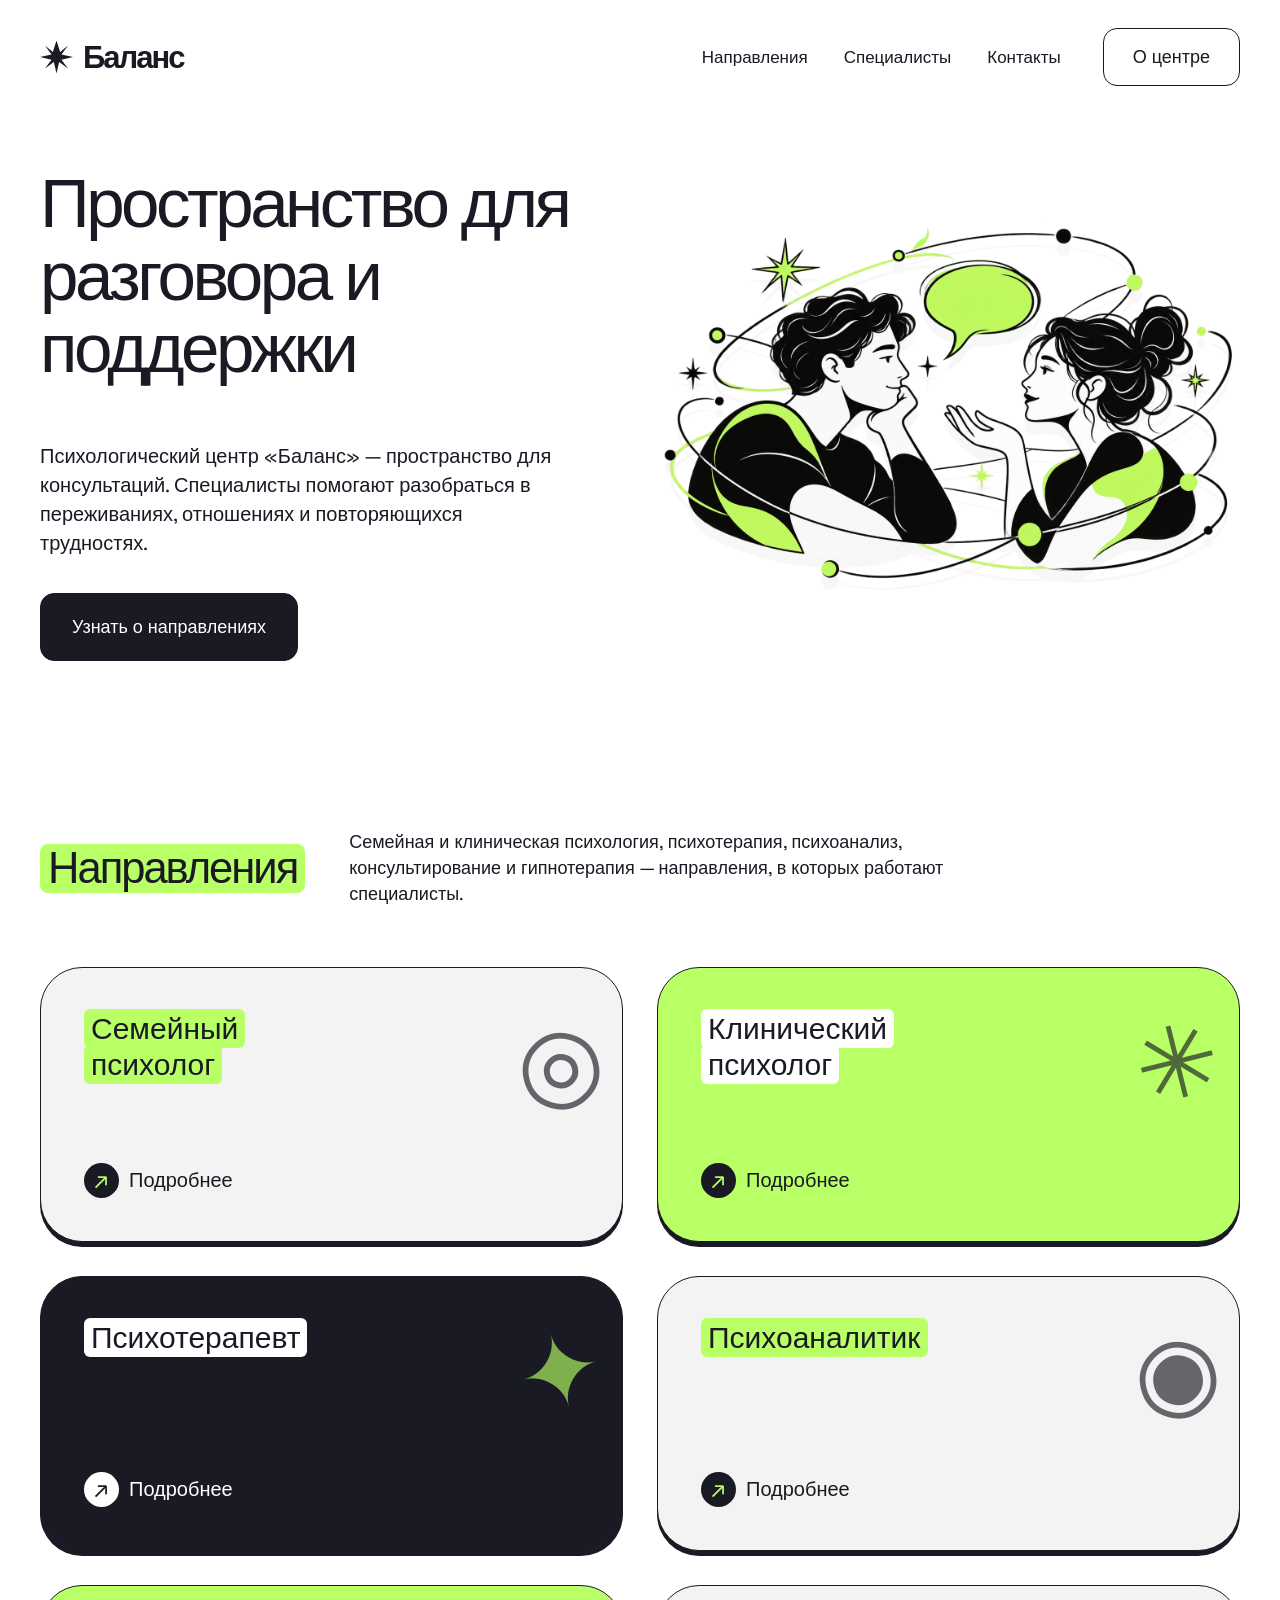
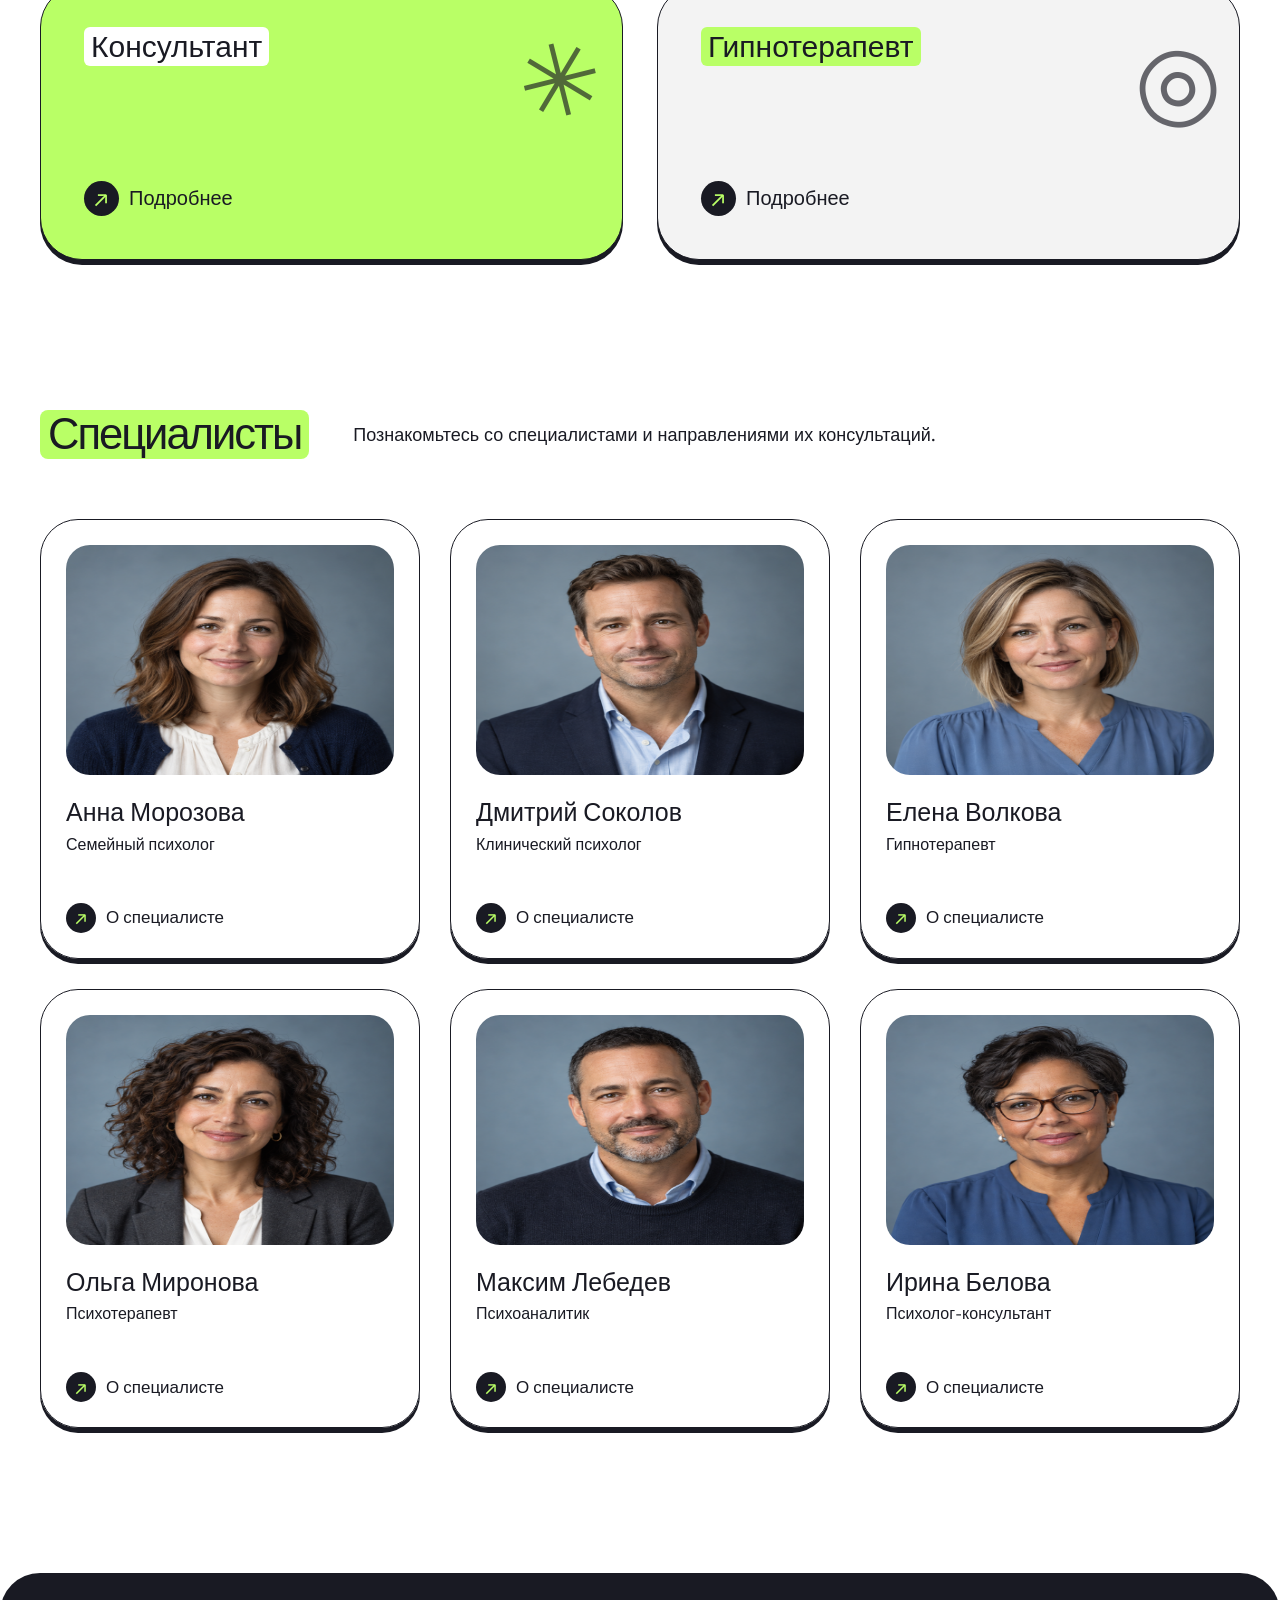
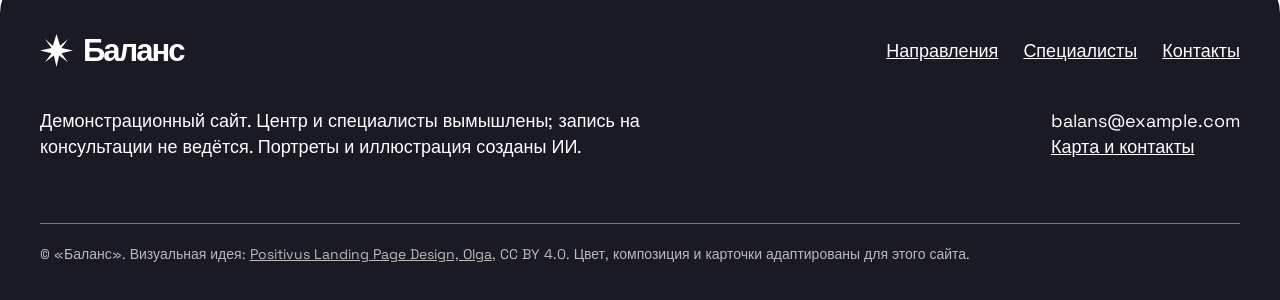
<file: index.html>
<!doctype html><html lang="ru"><head><meta charset="utf-8"><meta name="viewport" content="width=device-width,initial-scale=1"><title>Психологический центр — Баланс</title><meta name="description" content="Психологический центр Баланс: направления консультаций, специалисты и контакты."><link rel="stylesheet" href="style.css?v=20261001c"></head><body><header class="wrap topbar"><a class="brand" href="index.html" aria-label="Баланс, главная"><span class="brand-mark" aria-hidden="true"></span>Баланс</a><button class="menu-toggle" type="button" aria-controls="main-nav" aria-expanded="false" onclick="const n=document.getElementById('main-nav');const o=n.classList.toggle('is-open');this.setAttribute('aria-expanded',o)">Меню ☰</button><nav id="main-nav" aria-label="Основная навигация"><a href="index.html#services">Направления</a><a href="index.html#team">Специалисты</a><a href="contacts.html">Контакты</a></nav><a class="nav-cta" href="contacts.html">О центре</a></header><main><div class="wrap"><section class="hero"><div><h1>Пространство для разговора и поддержки</h1><p class="lead">Психологический центр «Баланс» — пространство для консультаций. Специалисты помогают разобраться в переживаниях, отношениях и повторяющихся трудностях.</p><a class="button" href="#services">Узнать о направлениях</a></div><img class="hero-art" src="hero-conversation.png" alt="Иллюстрация разговора двух людей" width="1024" height="1024"></section><section class="section" id="services"><div class="section-head"><h2>Направления</h2><p>Семейная и клиническая психология, психотерапия, психоанализ, консультирование и гипнотерапия — направления, в которых работают специалисты.</p></div><div class="grid"><article class="service"><h3><span>Семейный<br>психолог</span></h3><a class="text-link" href="anna.html">Подробнее</a><span class="service-art" aria-hidden="true">◎</span></article><article class="service"><h3><span>Клинический<br>психолог</span></h3><a class="text-link" href="dmitry.html">Подробнее</a><span class="service-art" aria-hidden="true">✳</span></article><article class="service"><h3><span>Психотерапевт</span></h3><a class="text-link" href="olga.html">Подробнее</a><span class="service-art" aria-hidden="true">✦</span></article><article class="service"><h3><span>Психоаналитик</span></h3><a class="text-link" href="maksim.html">Подробнее</a><span class="service-art" aria-hidden="true">◉</span></article><article class="service"><h3><span>Консультант</span></h3><a class="text-link" href="irina.html">Подробнее</a><span class="service-art" aria-hidden="true">✳</span></article><article class="service"><h3><span>Гипнотерапевт</span></h3><a class="text-link" href="elena.html">Подробнее</a><span class="service-art" aria-hidden="true">◎</span></article></div></section><section class="section" id="team"><div class="section-head"><h2>Специалисты</h2><p>Познакомьтесь со специалистами и направлениями их консультаций.</p></div><div class="people"><article class="person"><div class="portrait p0" role="img" aria-label="Вымышленный портрет: Анна Морозова"></div><h3>Анна Морозова</h3><p>Семейный психолог</p><a class="text-link" href="anna.html">О специалисте</a></article><article class="person"><div class="portrait p1" role="img" aria-label="Вымышленный портрет: Дмитрий Соколов"></div><h3>Дмитрий Соколов</h3><p>Клинический психолог</p><a class="text-link" href="dmitry.html">О специалисте</a></article><article class="person"><div class="portrait p2" role="img" aria-label="Вымышленный портрет: Елена Волкова"></div><h3>Елена Волкова</h3><p>Гипнотерапевт</p><a class="text-link" href="elena.html">О специалисте</a></article><article class="person"><div class="portrait p3" role="img" aria-label="Вымышленный портрет: Ольга Миронова"></div><h3>Ольга Миронова</h3><p>Психотерапевт</p><a class="text-link" href="olga.html">О специалисте</a></article><article class="person"><div class="portrait p4" role="img" aria-label="Вымышленный портрет: Максим Лебедев"></div><h3>Максим Лебедев</h3><p>Психоаналитик</p><a class="text-link" href="maksim.html">О специалисте</a></article><article class="person"><div class="portrait p5" role="img" aria-label="Вымышленный портрет: Ирина Белова"></div><h3>Ирина Белова</h3><p>Психолог-консультант</p><a class="text-link" href="irina.html">О специалисте</a></article></div></section></div></main><footer><div class="wrap"><div class="footer-top"><a class="brand" href="index.html"><span class="brand-mark" aria-hidden="true"></span>Баланс</a><nav aria-label="Навигация в подвале"><a href="index.html#services">Направления</a><a href="index.html#team">Специалисты</a><a href="contacts.html">Контакты</a></nav></div><div class="footer-meta"><p>Демонстрационный сайт. Центр и специалисты вымышлены; запись на консультации не ведётся. Портреты и иллюстрация созданы ИИ.</p><p>balans@example.com<br><a href="contacts.html">Карта и контакты</a></p></div><div class="footer-bottom">© «Баланс». Визуальная идея: <a href="https://www.figma.com/community/file/1230604708032389430/positivus-landing-page-design">Positivus Landing Page Design, Olga</a>, CC BY 4.0. Цвет, композиция и карточки адаптированы для этого сайта.</div></div></footer></body></html>
</file>
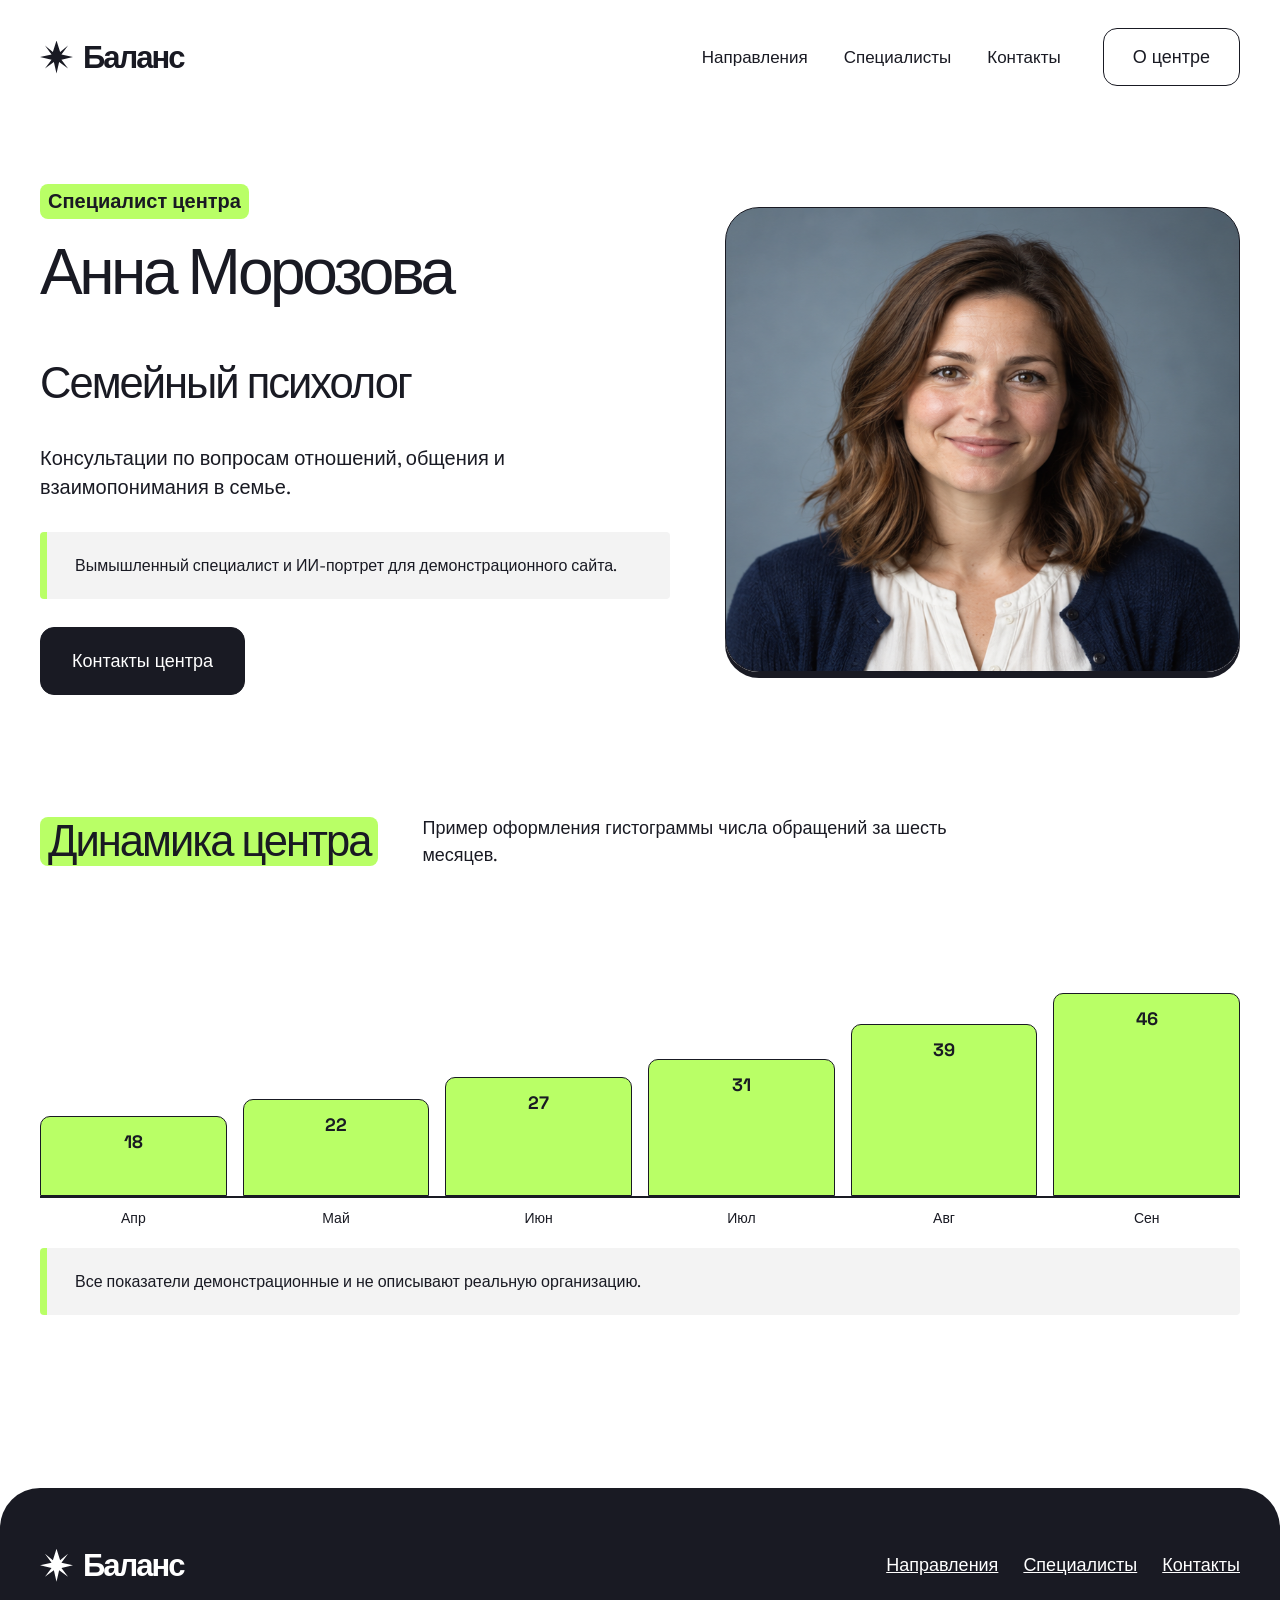
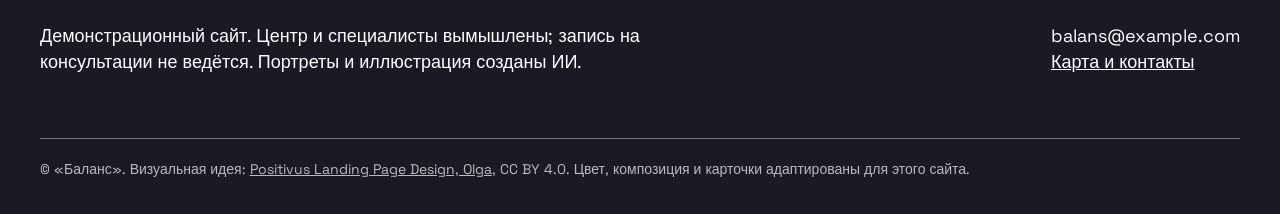
<file: anna.html>
<!doctype html><html lang="ru"><head><meta charset="utf-8"><meta name="viewport" content="width=device-width,initial-scale=1"><title>Анна Морозова — Баланс</title><meta name="description" content="Психологический центр Баланс: направления консультаций, специалисты и контакты."><link rel="stylesheet" href="style.css?v=20261001c"></head><body><header class="wrap topbar"><a class="brand" href="index.html" aria-label="Баланс, главная"><span class="brand-mark" aria-hidden="true"></span>Баланс</a><button class="menu-toggle" type="button" aria-controls="main-nav" aria-expanded="false" onclick="const n=document.getElementById('main-nav');const o=n.classList.toggle('is-open');this.setAttribute('aria-expanded',o)">Меню ☰</button><nav id="main-nav" aria-label="Основная навигация"><a href="index.html#services">Направления</a><a href="index.html#team">Специалисты</a><a href="contacts.html">Контакты</a></nav><a class="nav-cta" href="contacts.html">О центре</a></header><main><div class="wrap"><section class="inner-hero"><div><span class="eyebrow">Специалист центра</span><h1>Анна Морозова</h1><h2>Семейный психолог</h2><p class="lead">Консультации по вопросам отношений, общения и взаимопонимания в семье.</p><p class="note">Вымышленный специалист и ИИ-портрет для демонстрационного сайта.</p><a class="button" href="contacts.html">Контакты центра</a></div><div class="portrait p0" role="img" aria-label="Вымышленный портрет: Анна Морозова"></div></section><section class="section"><div class="section-head"><h2>Динамика центра</h2><p>Пример оформления гистограммы числа обращений за шесть месяцев.</p></div><div class="chart" role="img" aria-label="Демонстрационные значения по месяцам: 18, 22, 27, 31, 39, 46"><div class="chart-col" style="height:79.2px">18<span>Апр</span></div><div class="chart-col" style="height:96.8px">22<span>Май</span></div><div class="chart-col" style="height:118.80000000000001px">27<span>Июн</span></div><div class="chart-col" style="height:136.4px">31<span>Июл</span></div><div class="chart-col" style="height:171.6px">39<span>Авг</span></div><div class="chart-col" style="height:202.4px">46<span>Сен</span></div></div><p class="note">Все показатели демонстрационные и не описывают реальную организацию.</p></section></div></main><footer><div class="wrap"><div class="footer-top"><a class="brand" href="index.html"><span class="brand-mark" aria-hidden="true"></span>Баланс</a><nav aria-label="Навигация в подвале"><a href="index.html#services">Направления</a><a href="index.html#team">Специалисты</a><a href="contacts.html">Контакты</a></nav></div><div class="footer-meta"><p>Демонстрационный сайт. Центр и специалисты вымышлены; запись на консультации не ведётся. Портреты и иллюстрация созданы ИИ.</p><p>balans@example.com<br><a href="contacts.html">Карта и контакты</a></p></div><div class="footer-bottom">© «Баланс». Визуальная идея: <a href="https://www.figma.com/community/file/1230604708032389430/positivus-landing-page-design">Positivus Landing Page Design, Olga</a>, CC BY 4.0. Цвет, композиция и карточки адаптированы для этого сайта.</div></div></footer></body></html>
</file>
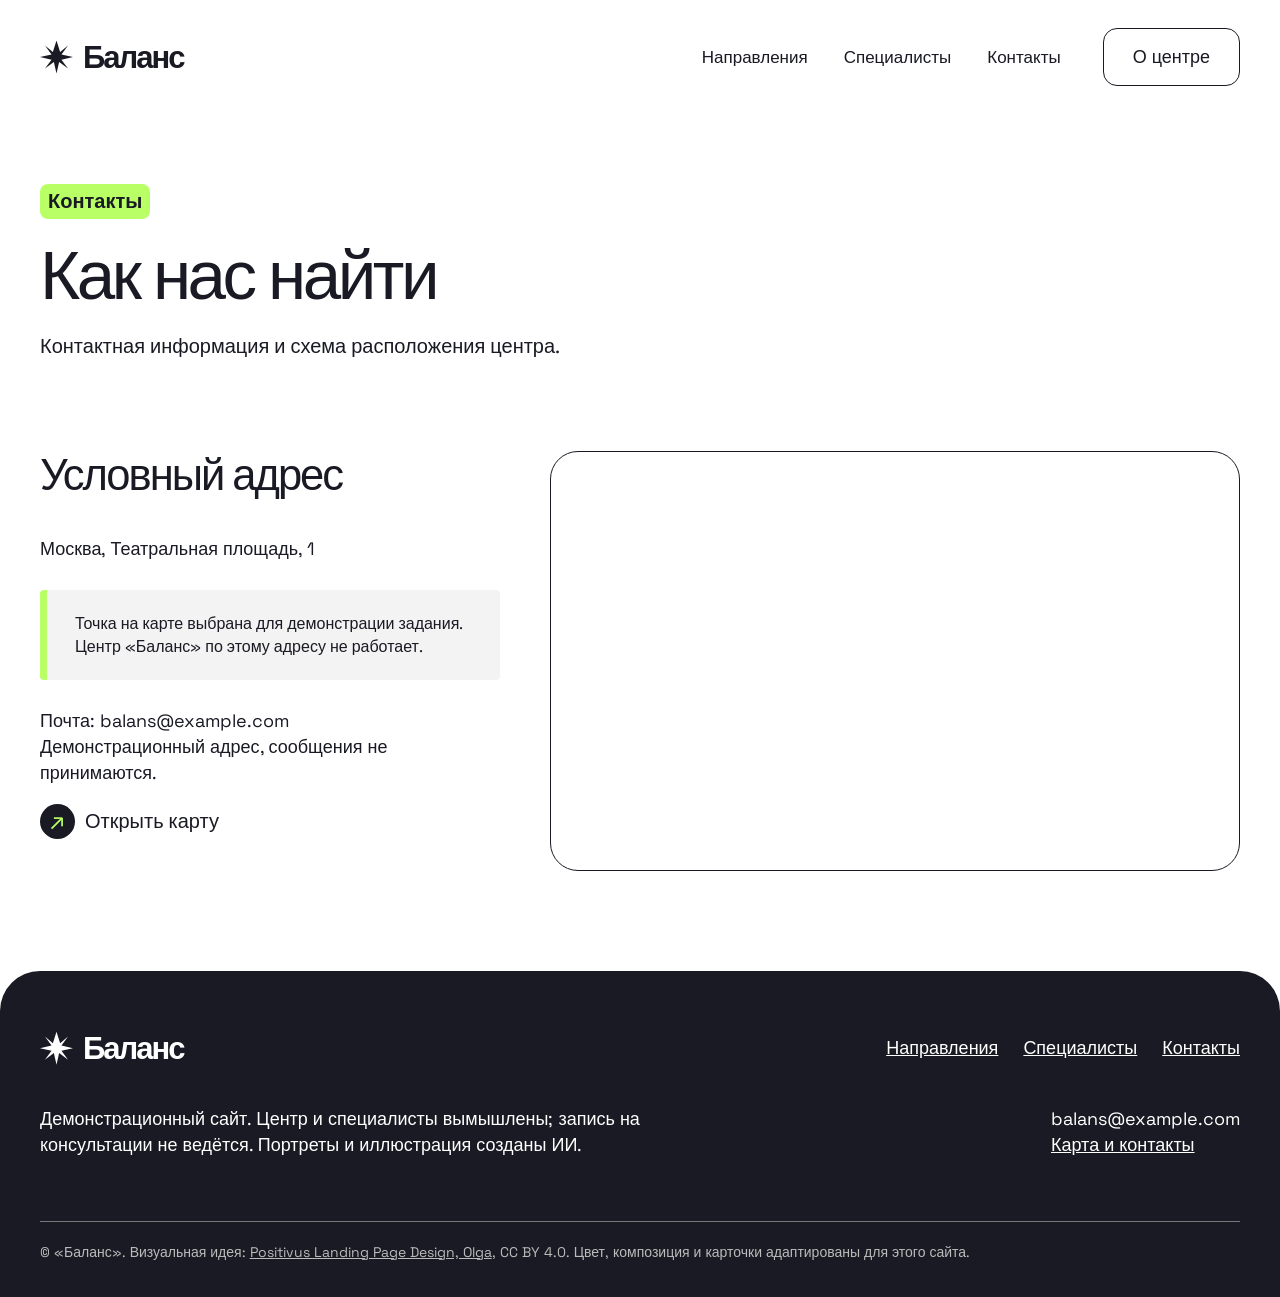
<file: contacts.html>
<!doctype html><html lang="ru"><head><meta charset="utf-8"><meta name="viewport" content="width=device-width,initial-scale=1"><title>Контакты — Баланс</title><meta name="description" content="Психологический центр Баланс: направления консультаций, специалисты и контакты."><link rel="stylesheet" href="style.css?v=20261001c"></head><body><header class="wrap topbar"><a class="brand" href="index.html" aria-label="Баланс, главная"><span class="brand-mark" aria-hidden="true"></span>Баланс</a><button class="menu-toggle" type="button" aria-controls="main-nav" aria-expanded="false" onclick="const n=document.getElementById('main-nav');const o=n.classList.toggle('is-open');this.setAttribute('aria-expanded',o)">Меню ☰</button><nav id="main-nav" aria-label="Основная навигация"><a href="index.html#services">Направления</a><a href="index.html#team">Специалисты</a><a href="contacts.html">Контакты</a></nav><a class="nav-cta" href="contacts.html">О центре</a></header><main><div class="wrap"><section class="quiz-hero"><span class="eyebrow">Контакты</span><h1>Как нас найти</h1><p class="lead">Контактная информация и схема расположения центра.</p></section><div class="contact-grid"><div><h2>Условный адрес</h2><p>Москва, Театральная площадь, 1</p><p class="note">Точка на карте выбрана для демонстрации задания. Центр «Баланс» по этому адресу не работает.</p><p>Почта: balans@example.com<br>Демонстрационный адрес, сообщения не принимаются.</p><a class="text-link" href="https://www.openstreetmap.org/?mlat=55.7602&mlon=37.6186#map=17/55.7602/37.6186" target="_blank" rel="noopener">Открыть карту</a></div><iframe class="map" title="Карта условной точки в Москве" loading="lazy" src="https://www.openstreetmap.org/export/embed.html?bbox=37.613%2C55.757%2C37.625%2C55.764&amp;layer=mapnik&amp;marker=55.7602%2C37.6186"></iframe></div></div></main><footer><div class="wrap"><div class="footer-top"><a class="brand" href="index.html"><span class="brand-mark" aria-hidden="true"></span>Баланс</a><nav aria-label="Навигация в подвале"><a href="index.html#services">Направления</a><a href="index.html#team">Специалисты</a><a href="contacts.html">Контакты</a></nav></div><div class="footer-meta"><p>Демонстрационный сайт. Центр и специалисты вымышлены; запись на консультации не ведётся. Портреты и иллюстрация созданы ИИ.</p><p>balans@example.com<br><a href="contacts.html">Карта и контакты</a></p></div><div class="footer-bottom">© «Баланс». Визуальная идея: <a href="https://www.figma.com/community/file/1230604708032389430/positivus-landing-page-design">Positivus Landing Page Design, Olga</a>, CC BY 4.0. Цвет, композиция и карточки адаптированы для этого сайта.</div></div></footer></body></html>
</file>
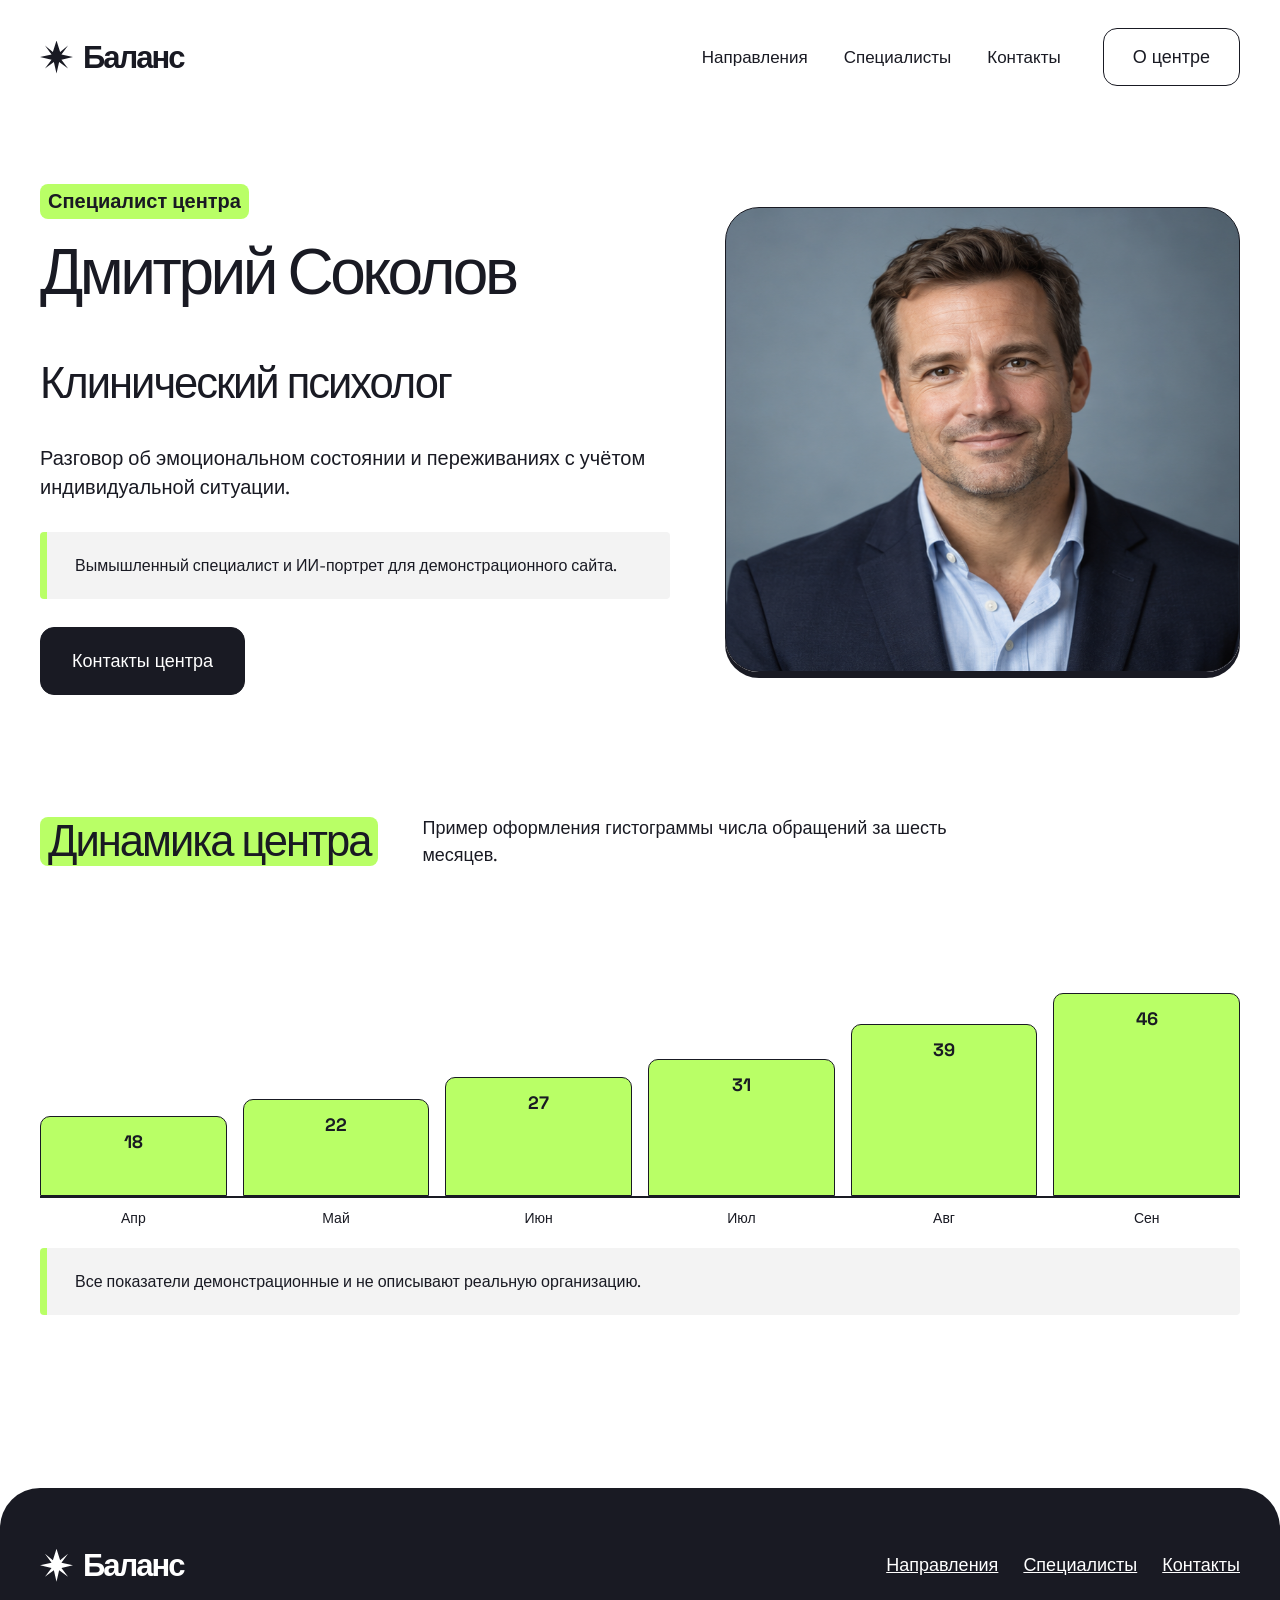
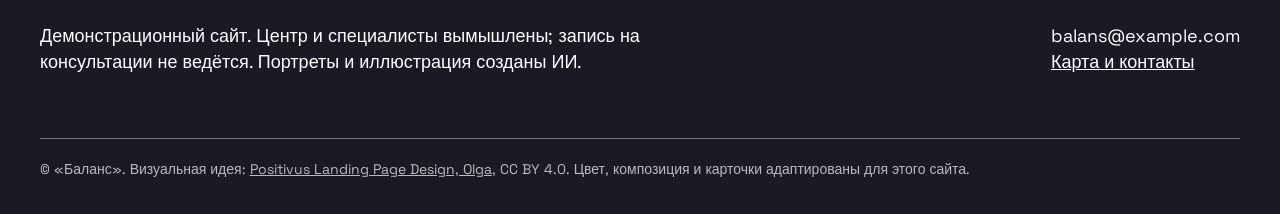
<file: dmitry.html>
<!doctype html><html lang="ru"><head><meta charset="utf-8"><meta name="viewport" content="width=device-width,initial-scale=1"><title>Дмитрий Соколов — Баланс</title><meta name="description" content="Психологический центр Баланс: направления консультаций, специалисты и контакты."><link rel="stylesheet" href="style.css?v=20261001c"></head><body><header class="wrap topbar"><a class="brand" href="index.html" aria-label="Баланс, главная"><span class="brand-mark" aria-hidden="true"></span>Баланс</a><button class="menu-toggle" type="button" aria-controls="main-nav" aria-expanded="false" onclick="const n=document.getElementById('main-nav');const o=n.classList.toggle('is-open');this.setAttribute('aria-expanded',o)">Меню ☰</button><nav id="main-nav" aria-label="Основная навигация"><a href="index.html#services">Направления</a><a href="index.html#team">Специалисты</a><a href="contacts.html">Контакты</a></nav><a class="nav-cta" href="contacts.html">О центре</a></header><main><div class="wrap"><section class="inner-hero"><div><span class="eyebrow">Специалист центра</span><h1>Дмитрий Соколов</h1><h2>Клинический психолог</h2><p class="lead">Разговор об эмоциональном состоянии и переживаниях с учётом индивидуальной ситуации.</p><p class="note">Вымышленный специалист и ИИ-портрет для демонстрационного сайта.</p><a class="button" href="contacts.html">Контакты центра</a></div><div class="portrait p1" role="img" aria-label="Вымышленный портрет: Дмитрий Соколов"></div></section><section class="section"><div class="section-head"><h2>Динамика центра</h2><p>Пример оформления гистограммы числа обращений за шесть месяцев.</p></div><div class="chart" role="img" aria-label="Демонстрационные значения по месяцам: 18, 22, 27, 31, 39, 46"><div class="chart-col" style="height:79.2px">18<span>Апр</span></div><div class="chart-col" style="height:96.8px">22<span>Май</span></div><div class="chart-col" style="height:118.80000000000001px">27<span>Июн</span></div><div class="chart-col" style="height:136.4px">31<span>Июл</span></div><div class="chart-col" style="height:171.6px">39<span>Авг</span></div><div class="chart-col" style="height:202.4px">46<span>Сен</span></div></div><p class="note">Все показатели демонстрационные и не описывают реальную организацию.</p></section></div></main><footer><div class="wrap"><div class="footer-top"><a class="brand" href="index.html"><span class="brand-mark" aria-hidden="true"></span>Баланс</a><nav aria-label="Навигация в подвале"><a href="index.html#services">Направления</a><a href="index.html#team">Специалисты</a><a href="contacts.html">Контакты</a></nav></div><div class="footer-meta"><p>Демонстрационный сайт. Центр и специалисты вымышлены; запись на консультации не ведётся. Портреты и иллюстрация созданы ИИ.</p><p>balans@example.com<br><a href="contacts.html">Карта и контакты</a></p></div><div class="footer-bottom">© «Баланс». Визуальная идея: <a href="https://www.figma.com/community/file/1230604708032389430/positivus-landing-page-design">Positivus Landing Page Design, Olga</a>, CC BY 4.0. Цвет, композиция и карточки адаптированы для этого сайта.</div></div></footer></body></html>
</file>
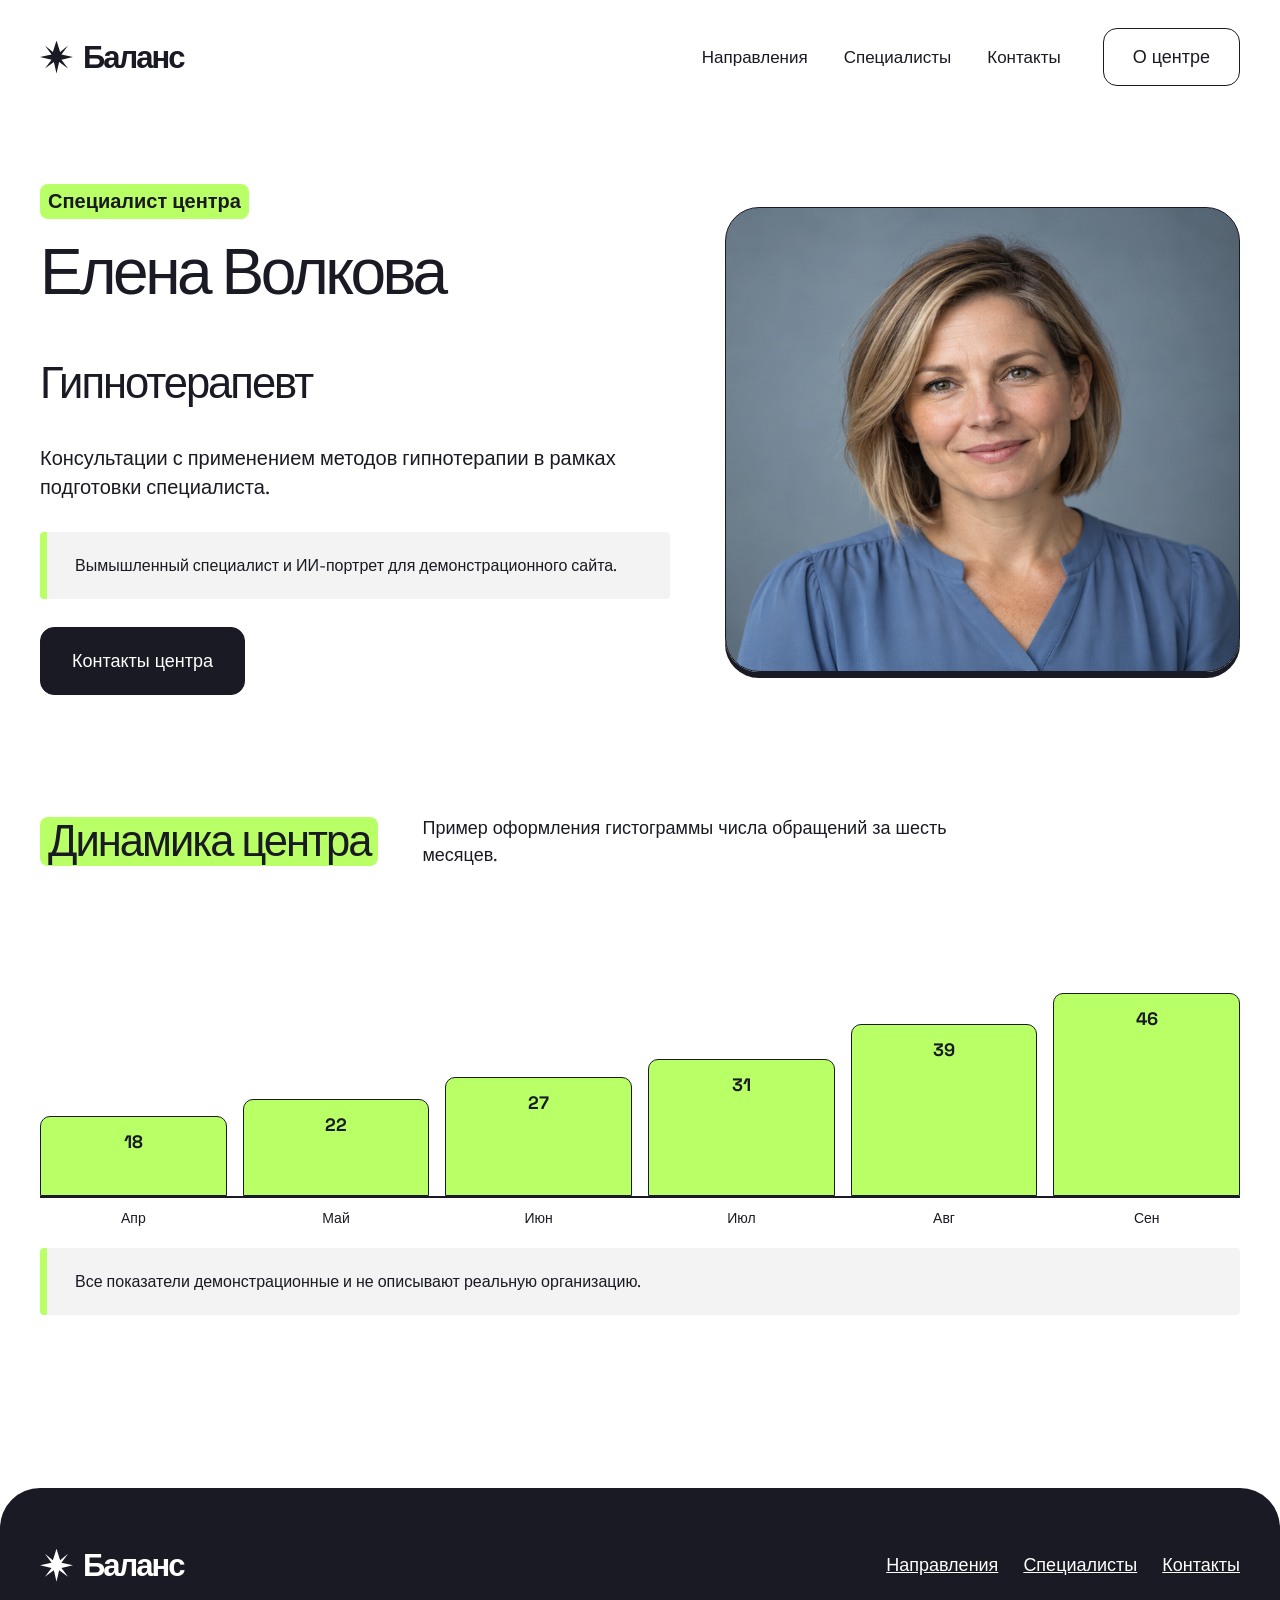
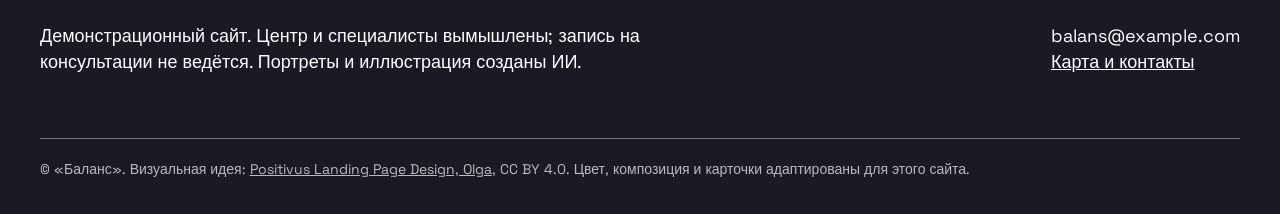
<file: elena.html>
<!doctype html><html lang="ru"><head><meta charset="utf-8"><meta name="viewport" content="width=device-width,initial-scale=1"><title>Елена Волкова — Баланс</title><meta name="description" content="Психологический центр Баланс: направления консультаций, специалисты и контакты."><link rel="stylesheet" href="style.css?v=20261001c"></head><body><header class="wrap topbar"><a class="brand" href="index.html" aria-label="Баланс, главная"><span class="brand-mark" aria-hidden="true"></span>Баланс</a><button class="menu-toggle" type="button" aria-controls="main-nav" aria-expanded="false" onclick="const n=document.getElementById('main-nav');const o=n.classList.toggle('is-open');this.setAttribute('aria-expanded',o)">Меню ☰</button><nav id="main-nav" aria-label="Основная навигация"><a href="index.html#services">Направления</a><a href="index.html#team">Специалисты</a><a href="contacts.html">Контакты</a></nav><a class="nav-cta" href="contacts.html">О центре</a></header><main><div class="wrap"><section class="inner-hero"><div><span class="eyebrow">Специалист центра</span><h1>Елена Волкова</h1><h2>Гипнотерапевт</h2><p class="lead">Консультации с применением методов гипнотерапии в рамках подготовки специалиста.</p><p class="note">Вымышленный специалист и ИИ-портрет для демонстрационного сайта.</p><a class="button" href="contacts.html">Контакты центра</a></div><div class="portrait p2" role="img" aria-label="Вымышленный портрет: Елена Волкова"></div></section><section class="section"><div class="section-head"><h2>Динамика центра</h2><p>Пример оформления гистограммы числа обращений за шесть месяцев.</p></div><div class="chart" role="img" aria-label="Демонстрационные значения по месяцам: 18, 22, 27, 31, 39, 46"><div class="chart-col" style="height:79.2px">18<span>Апр</span></div><div class="chart-col" style="height:96.8px">22<span>Май</span></div><div class="chart-col" style="height:118.80000000000001px">27<span>Июн</span></div><div class="chart-col" style="height:136.4px">31<span>Июл</span></div><div class="chart-col" style="height:171.6px">39<span>Авг</span></div><div class="chart-col" style="height:202.4px">46<span>Сен</span></div></div><p class="note">Все показатели демонстрационные и не описывают реальную организацию.</p></section></div></main><footer><div class="wrap"><div class="footer-top"><a class="brand" href="index.html"><span class="brand-mark" aria-hidden="true"></span>Баланс</a><nav aria-label="Навигация в подвале"><a href="index.html#services">Направления</a><a href="index.html#team">Специалисты</a><a href="contacts.html">Контакты</a></nav></div><div class="footer-meta"><p>Демонстрационный сайт. Центр и специалисты вымышлены; запись на консультации не ведётся. Портреты и иллюстрация созданы ИИ.</p><p>balans@example.com<br><a href="contacts.html">Карта и контакты</a></p></div><div class="footer-bottom">© «Баланс». Визуальная идея: <a href="https://www.figma.com/community/file/1230604708032389430/positivus-landing-page-design">Positivus Landing Page Design, Olga</a>, CC BY 4.0. Цвет, композиция и карточки адаптированы для этого сайта.</div></div></footer></body></html>
</file>
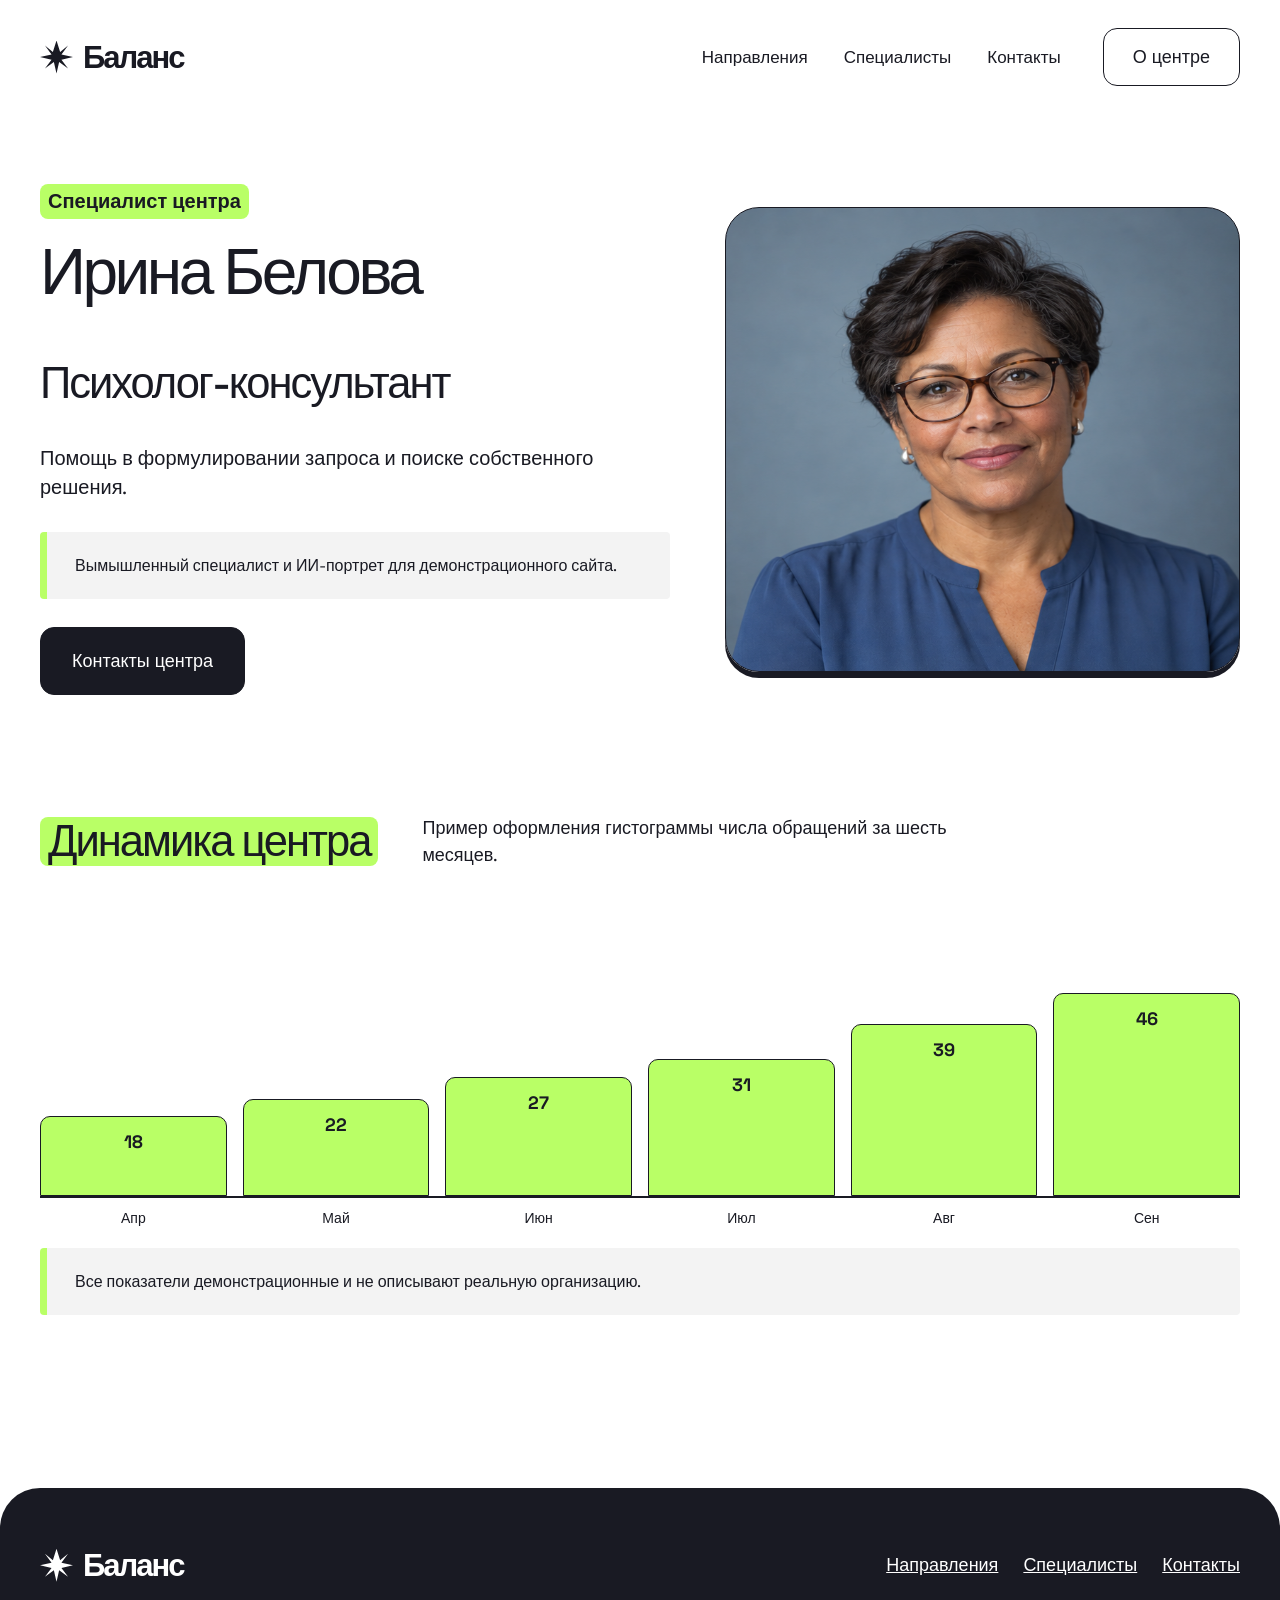
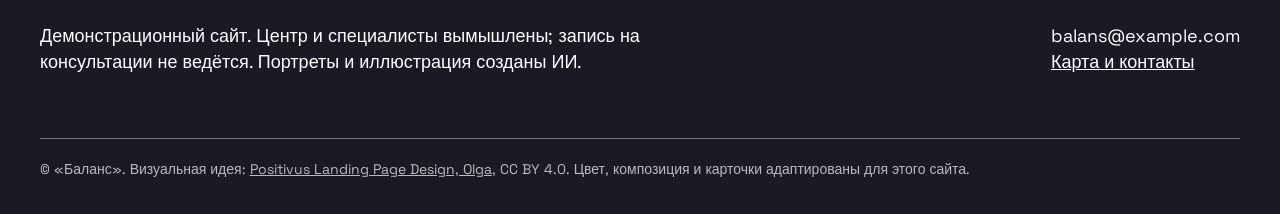
<file: irina.html>
<!doctype html><html lang="ru"><head><meta charset="utf-8"><meta name="viewport" content="width=device-width,initial-scale=1"><title>Ирина Белова — Баланс</title><meta name="description" content="Психологический центр Баланс: направления консультаций, специалисты и контакты."><link rel="stylesheet" href="style.css?v=20261001c"></head><body><header class="wrap topbar"><a class="brand" href="index.html" aria-label="Баланс, главная"><span class="brand-mark" aria-hidden="true"></span>Баланс</a><button class="menu-toggle" type="button" aria-controls="main-nav" aria-expanded="false" onclick="const n=document.getElementById('main-nav');const o=n.classList.toggle('is-open');this.setAttribute('aria-expanded',o)">Меню ☰</button><nav id="main-nav" aria-label="Основная навигация"><a href="index.html#services">Направления</a><a href="index.html#team">Специалисты</a><a href="contacts.html">Контакты</a></nav><a class="nav-cta" href="contacts.html">О центре</a></header><main><div class="wrap"><section class="inner-hero"><div><span class="eyebrow">Специалист центра</span><h1>Ирина Белова</h1><h2>Психолог-консультант</h2><p class="lead">Помощь в формулировании запроса и поиске собственного решения.</p><p class="note">Вымышленный специалист и ИИ-портрет для демонстрационного сайта.</p><a class="button" href="contacts.html">Контакты центра</a></div><div class="portrait p5" role="img" aria-label="Вымышленный портрет: Ирина Белова"></div></section><section class="section"><div class="section-head"><h2>Динамика центра</h2><p>Пример оформления гистограммы числа обращений за шесть месяцев.</p></div><div class="chart" role="img" aria-label="Демонстрационные значения по месяцам: 18, 22, 27, 31, 39, 46"><div class="chart-col" style="height:79.2px">18<span>Апр</span></div><div class="chart-col" style="height:96.8px">22<span>Май</span></div><div class="chart-col" style="height:118.80000000000001px">27<span>Июн</span></div><div class="chart-col" style="height:136.4px">31<span>Июл</span></div><div class="chart-col" style="height:171.6px">39<span>Авг</span></div><div class="chart-col" style="height:202.4px">46<span>Сен</span></div></div><p class="note">Все показатели демонстрационные и не описывают реальную организацию.</p></section></div></main><footer><div class="wrap"><div class="footer-top"><a class="brand" href="index.html"><span class="brand-mark" aria-hidden="true"></span>Баланс</a><nav aria-label="Навигация в подвале"><a href="index.html#services">Направления</a><a href="index.html#team">Специалисты</a><a href="contacts.html">Контакты</a></nav></div><div class="footer-meta"><p>Демонстрационный сайт. Центр и специалисты вымышлены; запись на консультации не ведётся. Портреты и иллюстрация созданы ИИ.</p><p>balans@example.com<br><a href="contacts.html">Карта и контакты</a></p></div><div class="footer-bottom">© «Баланс». Визуальная идея: <a href="https://www.figma.com/community/file/1230604708032389430/positivus-landing-page-design">Positivus Landing Page Design, Olga</a>, CC BY 4.0. Цвет, композиция и карточки адаптированы для этого сайта.</div></div></footer></body></html>
</file>
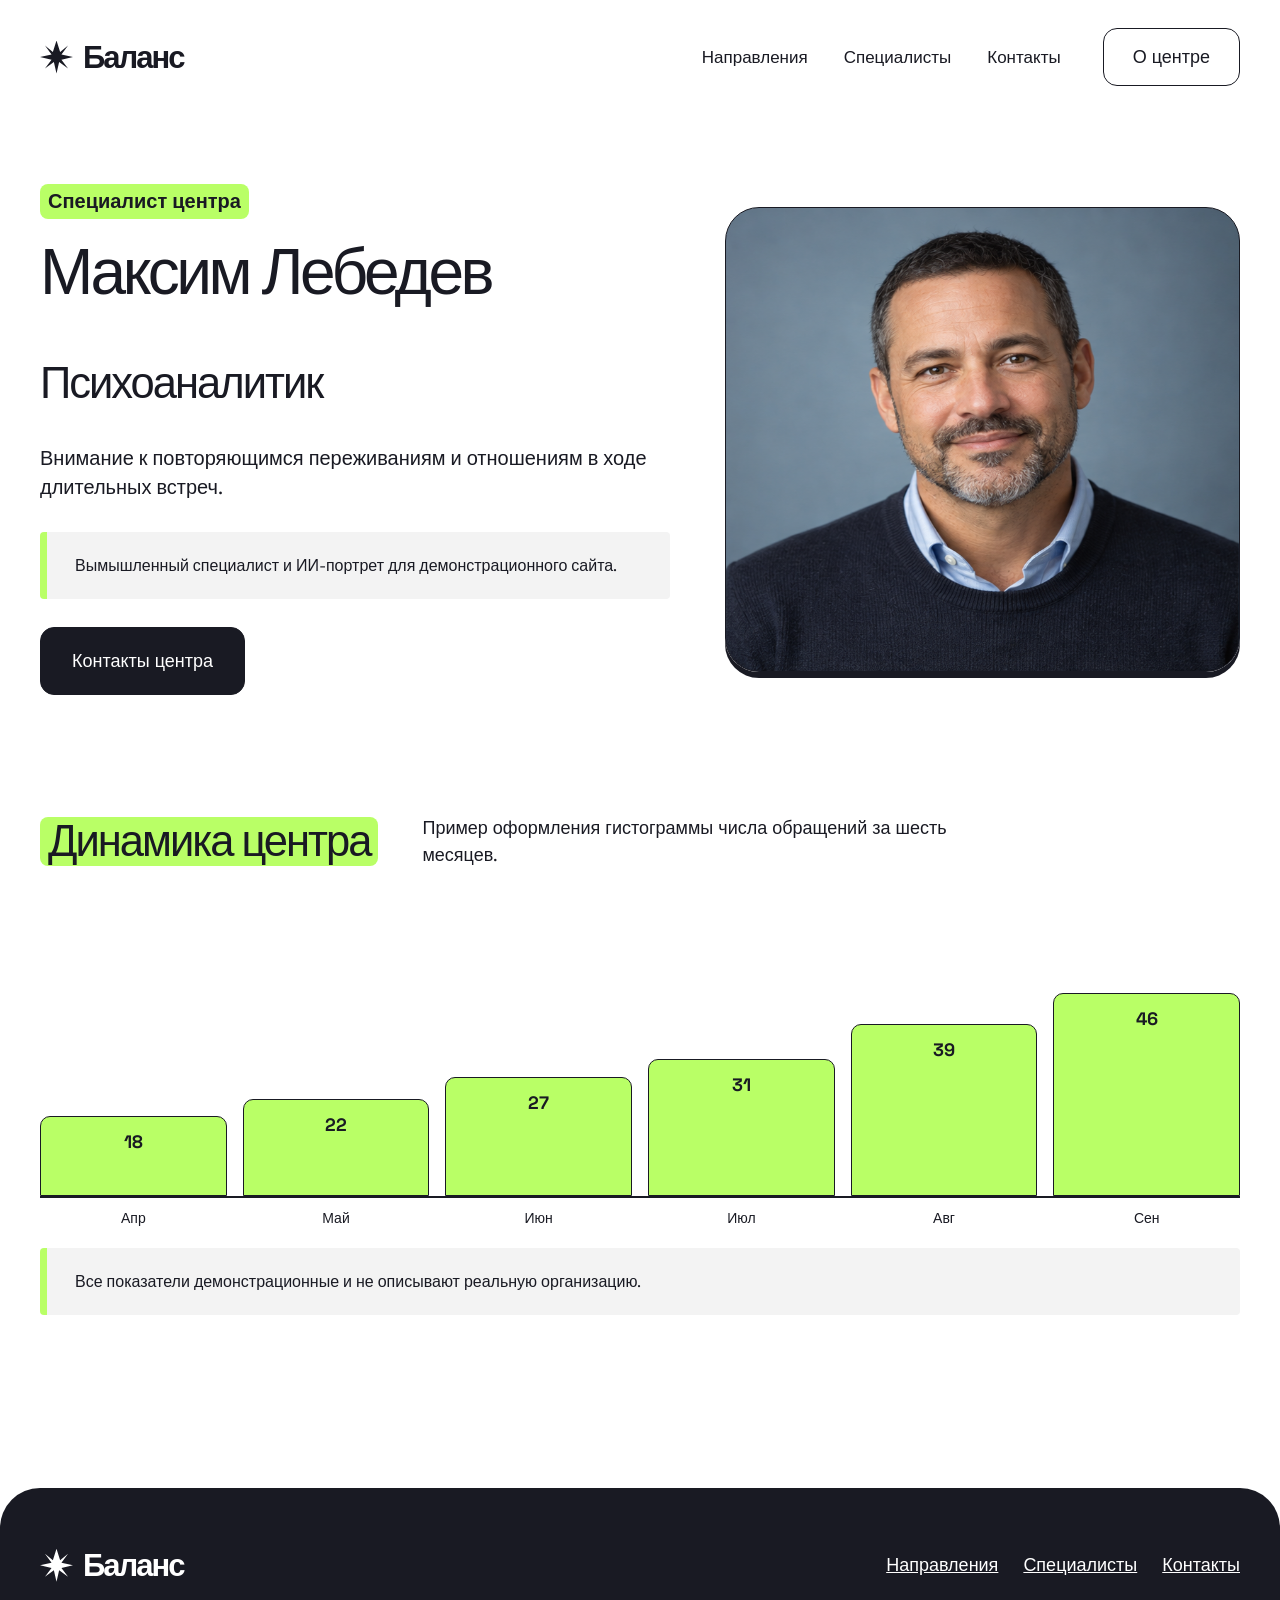
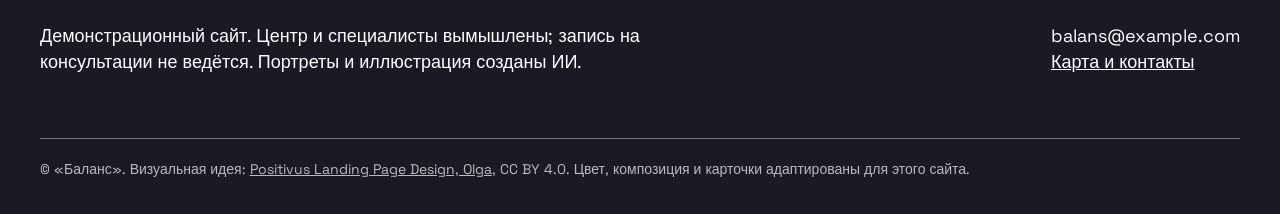
<file: maksim.html>
<!doctype html><html lang="ru"><head><meta charset="utf-8"><meta name="viewport" content="width=device-width,initial-scale=1"><title>Максим Лебедев — Баланс</title><meta name="description" content="Психологический центр Баланс: направления консультаций, специалисты и контакты."><link rel="stylesheet" href="style.css?v=20261001c"></head><body><header class="wrap topbar"><a class="brand" href="index.html" aria-label="Баланс, главная"><span class="brand-mark" aria-hidden="true"></span>Баланс</a><button class="menu-toggle" type="button" aria-controls="main-nav" aria-expanded="false" onclick="const n=document.getElementById('main-nav');const o=n.classList.toggle('is-open');this.setAttribute('aria-expanded',o)">Меню ☰</button><nav id="main-nav" aria-label="Основная навигация"><a href="index.html#services">Направления</a><a href="index.html#team">Специалисты</a><a href="contacts.html">Контакты</a></nav><a class="nav-cta" href="contacts.html">О центре</a></header><main><div class="wrap"><section class="inner-hero"><div><span class="eyebrow">Специалист центра</span><h1>Максим Лебедев</h1><h2>Психоаналитик</h2><p class="lead">Внимание к повторяющимся переживаниям и отношениям в ходе длительных встреч.</p><p class="note">Вымышленный специалист и ИИ-портрет для демонстрационного сайта.</p><a class="button" href="contacts.html">Контакты центра</a></div><div class="portrait p4" role="img" aria-label="Вымышленный портрет: Максим Лебедев"></div></section><section class="section"><div class="section-head"><h2>Динамика центра</h2><p>Пример оформления гистограммы числа обращений за шесть месяцев.</p></div><div class="chart" role="img" aria-label="Демонстрационные значения по месяцам: 18, 22, 27, 31, 39, 46"><div class="chart-col" style="height:79.2px">18<span>Апр</span></div><div class="chart-col" style="height:96.8px">22<span>Май</span></div><div class="chart-col" style="height:118.80000000000001px">27<span>Июн</span></div><div class="chart-col" style="height:136.4px">31<span>Июл</span></div><div class="chart-col" style="height:171.6px">39<span>Авг</span></div><div class="chart-col" style="height:202.4px">46<span>Сен</span></div></div><p class="note">Все показатели демонстрационные и не описывают реальную организацию.</p></section></div></main><footer><div class="wrap"><div class="footer-top"><a class="brand" href="index.html"><span class="brand-mark" aria-hidden="true"></span>Баланс</a><nav aria-label="Навигация в подвале"><a href="index.html#services">Направления</a><a href="index.html#team">Специалисты</a><a href="contacts.html">Контакты</a></nav></div><div class="footer-meta"><p>Демонстрационный сайт. Центр и специалисты вымышлены; запись на консультации не ведётся. Портреты и иллюстрация созданы ИИ.</p><p>balans@example.com<br><a href="contacts.html">Карта и контакты</a></p></div><div class="footer-bottom">© «Баланс». Визуальная идея: <a href="https://www.figma.com/community/file/1230604708032389430/positivus-landing-page-design">Positivus Landing Page Design, Olga</a>, CC BY 4.0. Цвет, композиция и карточки адаптированы для этого сайта.</div></div></footer></body></html>
</file>
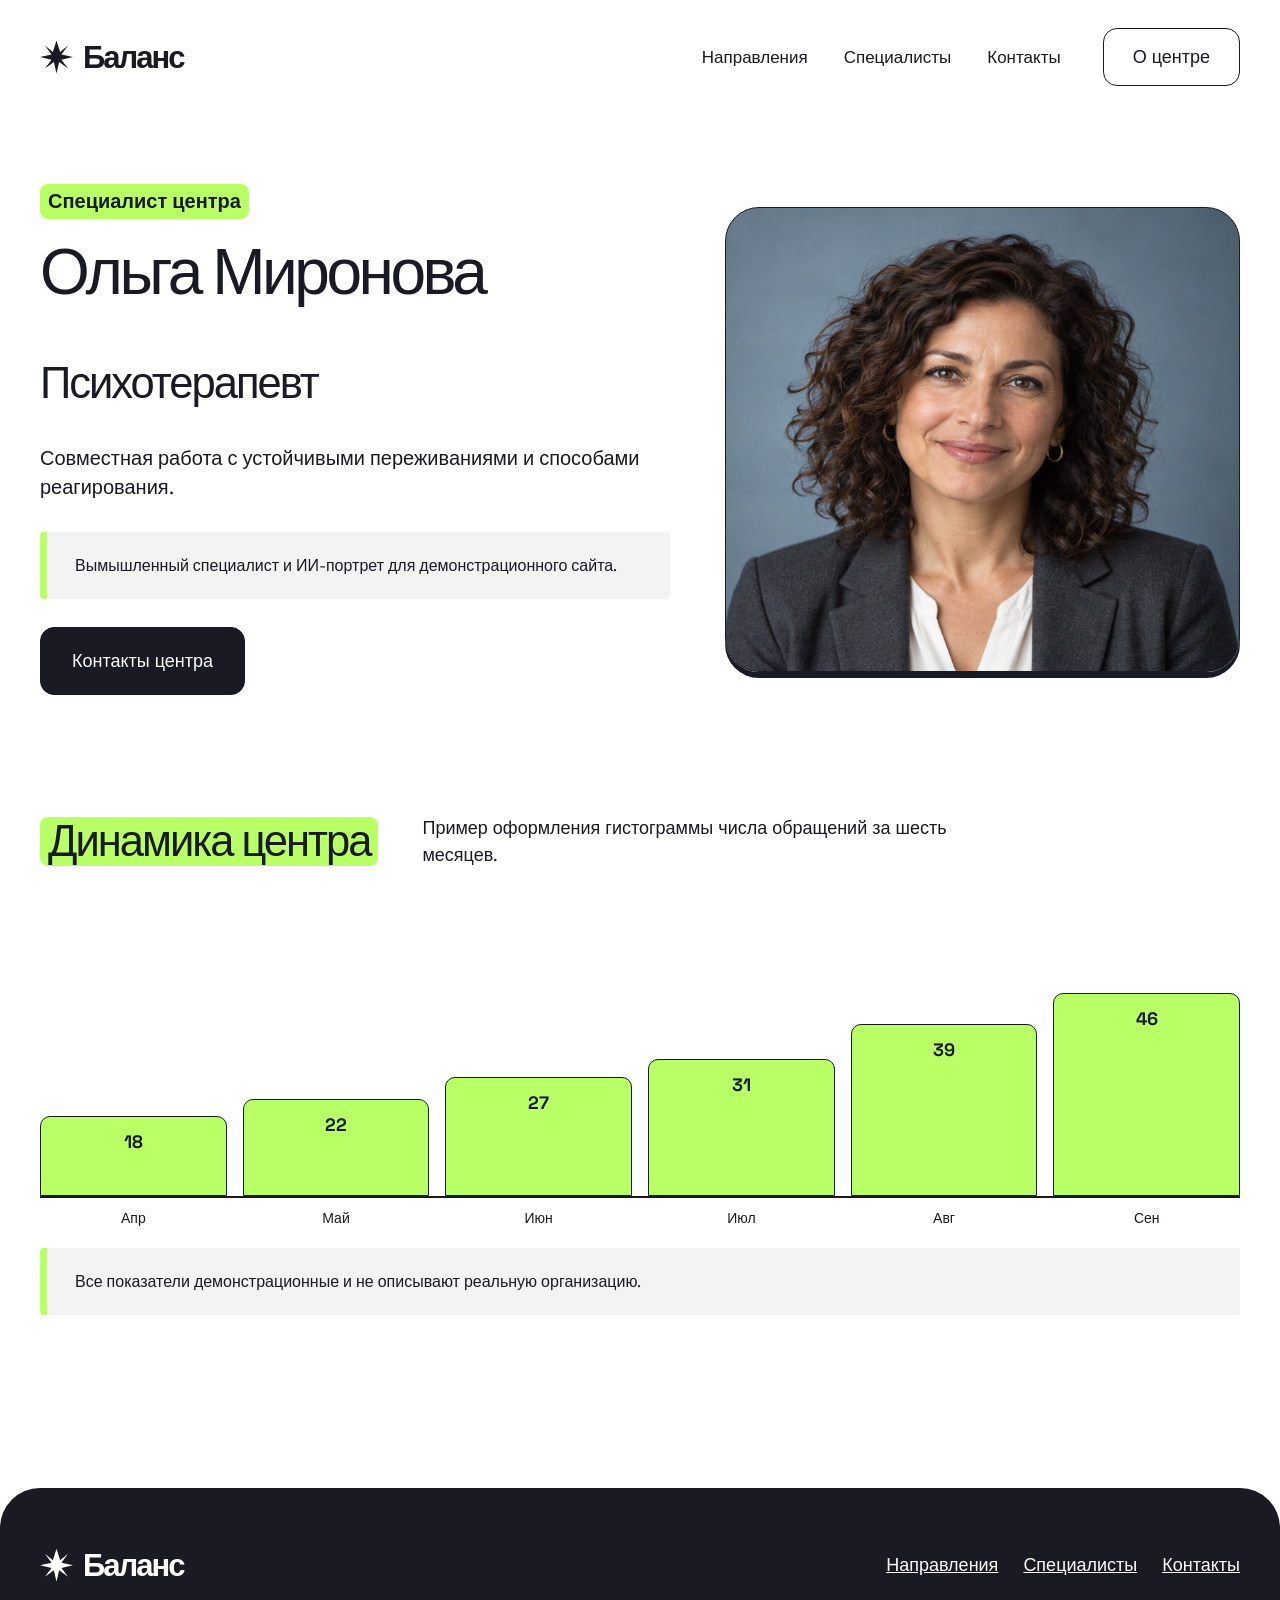
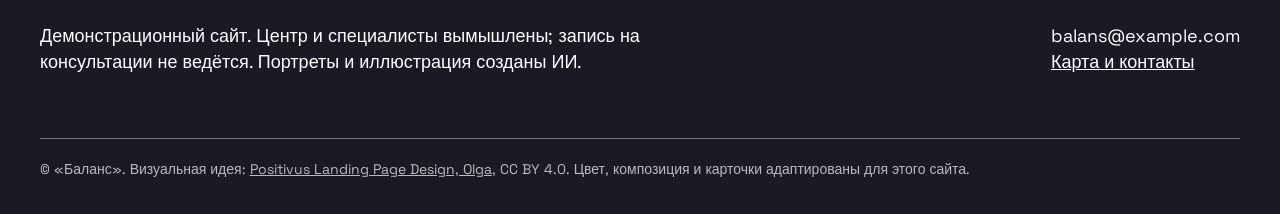
<file: olga.html>
<!doctype html><html lang="ru"><head><meta charset="utf-8"><meta name="viewport" content="width=device-width,initial-scale=1"><title>Ольга Миронова — Баланс</title><meta name="description" content="Психологический центр Баланс: направления консультаций, специалисты и контакты."><link rel="stylesheet" href="style.css?v=20261001c"></head><body><header class="wrap topbar"><a class="brand" href="index.html" aria-label="Баланс, главная"><span class="brand-mark" aria-hidden="true"></span>Баланс</a><button class="menu-toggle" type="button" aria-controls="main-nav" aria-expanded="false" onclick="const n=document.getElementById('main-nav');const o=n.classList.toggle('is-open');this.setAttribute('aria-expanded',o)">Меню ☰</button><nav id="main-nav" aria-label="Основная навигация"><a href="index.html#services">Направления</a><a href="index.html#team">Специалисты</a><a href="contacts.html">Контакты</a></nav><a class="nav-cta" href="contacts.html">О центре</a></header><main><div class="wrap"><section class="inner-hero"><div><span class="eyebrow">Специалист центра</span><h1>Ольга Миронова</h1><h2>Психотерапевт</h2><p class="lead">Совместная работа с устойчивыми переживаниями и способами реагирования.</p><p class="note">Вымышленный специалист и ИИ-портрет для демонстрационного сайта.</p><a class="button" href="contacts.html">Контакты центра</a></div><div class="portrait p3" role="img" aria-label="Вымышленный портрет: Ольга Миронова"></div></section><section class="section"><div class="section-head"><h2>Динамика центра</h2><p>Пример оформления гистограммы числа обращений за шесть месяцев.</p></div><div class="chart" role="img" aria-label="Демонстрационные значения по месяцам: 18, 22, 27, 31, 39, 46"><div class="chart-col" style="height:79.2px">18<span>Апр</span></div><div class="chart-col" style="height:96.8px">22<span>Май</span></div><div class="chart-col" style="height:118.80000000000001px">27<span>Июн</span></div><div class="chart-col" style="height:136.4px">31<span>Июл</span></div><div class="chart-col" style="height:171.6px">39<span>Авг</span></div><div class="chart-col" style="height:202.4px">46<span>Сен</span></div></div><p class="note">Все показатели демонстрационные и не описывают реальную организацию.</p></section></div></main><footer><div class="wrap"><div class="footer-top"><a class="brand" href="index.html"><span class="brand-mark" aria-hidden="true"></span>Баланс</a><nav aria-label="Навигация в подвале"><a href="index.html#services">Направления</a><a href="index.html#team">Специалисты</a><a href="contacts.html">Контакты</a></nav></div><div class="footer-meta"><p>Демонстрационный сайт. Центр и специалисты вымышлены; запись на консультации не ведётся. Портреты и иллюстрация созданы ИИ.</p><p>balans@example.com<br><a href="contacts.html">Карта и контакты</a></p></div><div class="footer-bottom">© «Баланс». Визуальная идея: <a href="https://www.figma.com/community/file/1230604708032389430/positivus-landing-page-design">Positivus Landing Page Design, Olga</a>, CC BY 4.0. Цвет, композиция и карточки адаптированы для этого сайта.</div></div></footer></body></html>
</file>
<file: style.css>
@import url('https://fonts.googleapis.com/css2?family=Space+Grotesk:wght@400;500;600;700&display=swap');
:root{--lime:#b9ff66;--ink:#191a23;--paper:#fff;--mist:#f3f3f3;--line:#191a23;--max:1240px}
*{box-sizing:border-box}html{scroll-behavior:smooth}body{margin:0;background:var(--paper);color:var(--ink);font:18px/1.45 'Space Grotesk',Arial,sans-serif}a{color:inherit}img{max-width:100%;display:block}button,input,textarea,select{font:inherit}button{cursor:pointer}
.wrap{width:min(calc(100% - 80px),var(--max));margin:auto}.topbar{display:flex;align-items:center;gap:42px;padding:28px 0}.brand{display:flex;align-items:center;gap:10px;font-size:31px;font-weight:700;letter-spacing:-2px;text-decoration:none;white-space:nowrap}.brand-mark{width:33px;height:33px;background:var(--ink);clip-path:polygon(50% 0,61% 35%,85% 15%,65% 42%,100% 50%,65% 58%,85% 85%,58% 65%,50% 100%,42% 65%,15% 85%,35% 58%,0 50%,35% 42%,15% 15%,39% 35%)}.topbar nav{display:flex;align-items:center;gap:36px;margin-left:auto}.topbar nav a{text-decoration:none;font-size:17px}.topbar nav a:hover,.text-link:hover{text-decoration:underline;text-decoration-thickness:2px}.nav-cta{border:1px solid var(--ink);border-radius:14px;padding:15px 29px;text-decoration:none;white-space:nowrap}.nav-cta:hover{background:var(--lime)}.menu-toggle{display:none}
h1,h2,h3,p{margin-top:0}h1{font-size:clamp(48px,5.4vw,76px);line-height:1.05;letter-spacing:-3.5px;font-weight:500}h2{font-size:clamp(32px,3.4vw,46px);line-height:1.12;font-weight:500;letter-spacing:-2px}h3{font-size:30px;line-height:1.18;font-weight:500}.lead{font-size:20px;max-width:640px}.button{display:inline-flex;align-items:center;justify-content:center;background:var(--ink);color:#fff;text-decoration:none;border:1px solid var(--ink);border-radius:14px;padding:18px 31px;min-height:68px}.button:hover{background:var(--lime);color:var(--ink)}.button-lime{background:var(--lime);color:var(--ink)}.button-lime:hover{background:#fff}.text-link{display:inline-flex;align-items:center;gap:10px;text-decoration:none;font-size:20px}.text-link:before{content:'↗';display:grid;place-items:center;border-radius:50%;width:35px;height:35px;background:var(--ink);color:var(--lime);font-size:24px}.eyebrow{display:inline-block;background:var(--lime);font-size:20px;font-weight:600;border-radius:8px;padding:3px 8px;margin-bottom:20px}
.hero{display:grid;grid-template-columns:1fr 1fr;align-items:center;gap:20px;padding:35px 0 75px}.hero h1{max-width:620px}.hero p{max-width:520px;margin:26px 0 35px}.hero-art{width:100%;max-height:530px;object-fit:contain;filter:drop-shadow(0 12px 0 rgba(0,0,0,.03))}.hero-note{font-size:13px;color:#666;margin-top:18px}.section{padding:75px 0}.section-head{display:flex;align-items:center;gap:44px;margin-bottom:60px}.section-head h2{background:var(--lime);border-radius:8px;padding:0 8px;margin:0;white-space:nowrap}.section-head p{max-width:600px;margin:0}.grid{display:grid;grid-template-columns:repeat(2,1fr);gap:34px}.service{background:var(--mist);border:1px solid var(--line);border-radius:42px;box-shadow:0 5px 0 var(--ink);min-height:275px;padding:43px;display:flex;flex-direction:column;justify-content:space-between;position:relative;overflow:hidden}.service:nth-child(2),.service:nth-child(5){background:var(--lime)}.service:nth-child(3){background:var(--ink);color:#fff}.service h3{max-width:330px;margin:0}.service h3 span{background:var(--lime);border-radius:6px;padding:0 7px;box-decoration-break:clone;-webkit-box-decoration-break:clone}.service:nth-child(2) h3 span,.service:nth-child(5) h3 span{background:#fff}.service:nth-child(3) h3 span{background:#fff;color:var(--ink)}.service .text-link{position:relative;z-index:2}.service:nth-child(3) .text-link:before{background:#fff;color:var(--ink)}.service-art{position:absolute;right:20px;top:45px;font-size:100px;line-height:1;transform:rotate(-14deg);opacity:.65;font-family:Arial,sans-serif}.service:nth-child(3) .service-art{color:var(--lime)}
.statement{background:var(--mist);border-radius:44px;padding:60px;display:grid;grid-template-columns:1.3fr .7fr;align-items:center;gap:30px;margin:58px 0}.statement h2{max-width:600px}.statement-art{font-size:180px;line-height:1;text-align:center;transform:rotate(-16deg)}.people{display:grid;grid-template-columns:repeat(3,1fr);gap:30px}.person{border:1px solid var(--ink);border-radius:38px;box-shadow:0 5px 0 var(--ink);padding:25px}.portrait{height:230px;background-image:url('specialists.png');background-size:300% 100%;background-repeat:no-repeat;border-radius:24px;margin-bottom:23px}.portrait.p0{background-position:0 center}.portrait.p1{background-position:50% center}.portrait.p2{background-position:100% center}.portrait.p3,.portrait.p4,.portrait.p5{background-image:url('specialists-2.png')}.portrait.p3{background-position:0 center}.portrait.p4{background-position:50% center}.portrait.p5{background-position:100% center}.person h3{font-size:25px;margin-bottom:5px}.person p{font-size:16px;min-height:54px}.person .text-link{font-size:17px}.person .text-link:before{width:30px;height:30px;font-size:20px}
.process details{background:var(--mist);border:1px solid var(--ink);border-radius:36px;box-shadow:0 5px 0 var(--ink);padding:30px 42px;margin:27px 0}.process details[open]{background:var(--lime)}.process summary{list-style:none;display:flex;align-items:center;gap:25px;cursor:pointer;font-size:26px;font-weight:500}.process summary::-webkit-details-marker{display:none}.process summary b{font-size:46px;font-weight:500}.process summary:after{content:'+';margin-left:auto;width:45px;height:45px;border:1px solid var(--ink);border-radius:50%;display:grid;place-items:center;background:#fff;font-size:30px}.process details[open] summary:after{content:'−'}.process details p{border-top:1px solid var(--ink);padding-top:24px;margin:26px 0 0}.band{background:var(--ink);color:#fff;border-radius:40px;padding:55px 60px}.band h2{color:#fff}.band a{color:var(--lime)}.band .button{border-color:#fff}.band .button:hover{border-color:var(--lime)}
.inner-hero{padding:70px 0 45px;display:grid;grid-template-columns:1.1fr .9fr;align-items:center;gap:55px}.inner-hero h1{font-size:clamp(45px,5vw,70px)}.inner-hero .lead{margin-bottom:30px}.inner-hero .portrait{height:465px;border-radius:34px;border:1px solid var(--ink);box-shadow:0 6px 0 var(--ink);margin:0}.note{background:var(--mist);border-left:7px solid var(--lime);padding:22px 28px;border-radius:4px;margin:28px 0;font-size:16px}.chart{display:flex;align-items:end;gap:16px;height:270px;border-bottom:2px solid var(--ink);padding-top:25px;margin-bottom:50px}.chart-col{flex:1;background:var(--lime);min-width:25px;border:1px solid var(--ink);border-radius:10px 10px 0 0;position:relative;text-align:center;font-size:18px;font-weight:700;padding:12px 0}.chart-col span{position:absolute;left:0;right:0;bottom:-34px;font-size:14px;font-weight:400}.map{width:100%;height:420px;border:1px solid var(--ink);border-radius:28px}.contact-grid{display:grid;grid-template-columns:.8fr 1.2fr;gap:50px;margin:40px 0 100px}
.quiz-hero{max-width:850px;padding:70px 0 30px}.quiz-hero h1{margin-bottom:20px}.quiz-form{max-width:900px;margin:0 auto 80px}.quiz-form fieldset{border:1px solid var(--ink);border-radius:28px;box-shadow:0 4px 0 var(--ink);margin:22px 0;padding:25px 30px}.quiz-form legend{font-weight:600;font-size:20px;padding:0 10px}.quiz-form label{display:inline-flex;align-items:center;gap:10px;margin:4px 30px 4px 0;cursor:pointer}.quiz-form input[type=radio]{accent-color:#527f15;width:22px;height:22px}.quiz-form button{margin-top:20px}.quiz-result{background:var(--lime);border:1px solid var(--ink);border-radius:28px;padding:30px;margin:25px 0;font-size:22px}
footer{background:var(--ink);color:#fff;border-radius:40px 40px 0 0;padding:55px 0 35px;margin-top:70px}footer .brand-mark{background:#fff}footer .brand{color:#fff}footer nav{display:flex;gap:25px;flex-wrap:wrap}footer a:hover{text-decoration:underline}footer .footer-top{display:flex;align-items:center;justify-content:space-between;gap:30px}footer .footer-bottom{border-top:1px solid #777;margin-top:45px;padding-top:20px;color:#bbb;font-size:14px}footer .footer-bottom a{color:#bbb}.footer-meta{margin-top:35px;display:flex;justify-content:space-between;gap:30px}.footer-meta p{max-width:620px}
:focus-visible{outline:3px solid #75a220;outline-offset:4px}@media(max-width:1000px){.topbar{gap:20px}.topbar nav{gap:18px}.nav-cta{padding:12px 18px}.service-art{opacity:.35}.people{grid-template-columns:repeat(2,1fr)}}@media(max-width:720px){.wrap{width:min(calc(100% - 36px),var(--max))}.topbar{padding:20px 0;flex-wrap:wrap}.brand{font-size:27px}.menu-toggle{display:block;margin-left:auto;background:none;border:1px solid var(--ink);border-radius:10px;padding:7px 12px}.topbar nav{display:none;flex-direction:column;align-items:stretch;width:100%;gap:0;order:3;margin:0;padding:15px 0}.topbar nav.is-open{display:flex}.topbar nav a{padding:11px 0}.topbar .nav-cta{display:none}.hero,.inner-hero,.statement,.contact-grid{grid-template-columns:1fr}.hero{padding:40px 0 75px;gap:20px}.hero h1{letter-spacing:-2px}.hero-art{max-width:540px;margin:auto}.section{padding:45px 0}.section-head{display:block;margin-bottom:30px}.section-head h2{display:inline-block;white-space:normal;margin-bottom:16px}.grid,.people{grid-template-columns:1fr}.service{min-height:245px;padding:30px;border-radius:30px}.service h3{font-size:28px}.service-art{font-size:85px}.statement{padding:34px;margin:40px 0}.statement-art{display:none}.process details{padding:22px;border-radius:24px}.process summary{font-size:20px;gap:12px}.process summary b{font-size:30px}.process summary:after{width:35px;height:35px;font-size:24px}.band{padding:35px;border-radius:28px}.inner-hero{padding-top:30px}.inner-hero .portrait{height:370px}.quiz-hero{padding-top:30px}.quiz-form fieldset{border-radius:20px}.footer-top,.footer-meta{flex-direction:column;align-items:flex-start!important}footer{border-radius:28px 28px 0 0}body{font-size:17px}}
@media(prefers-reduced-motion:reduce){html{scroll-behavior:auto}}
</file>
